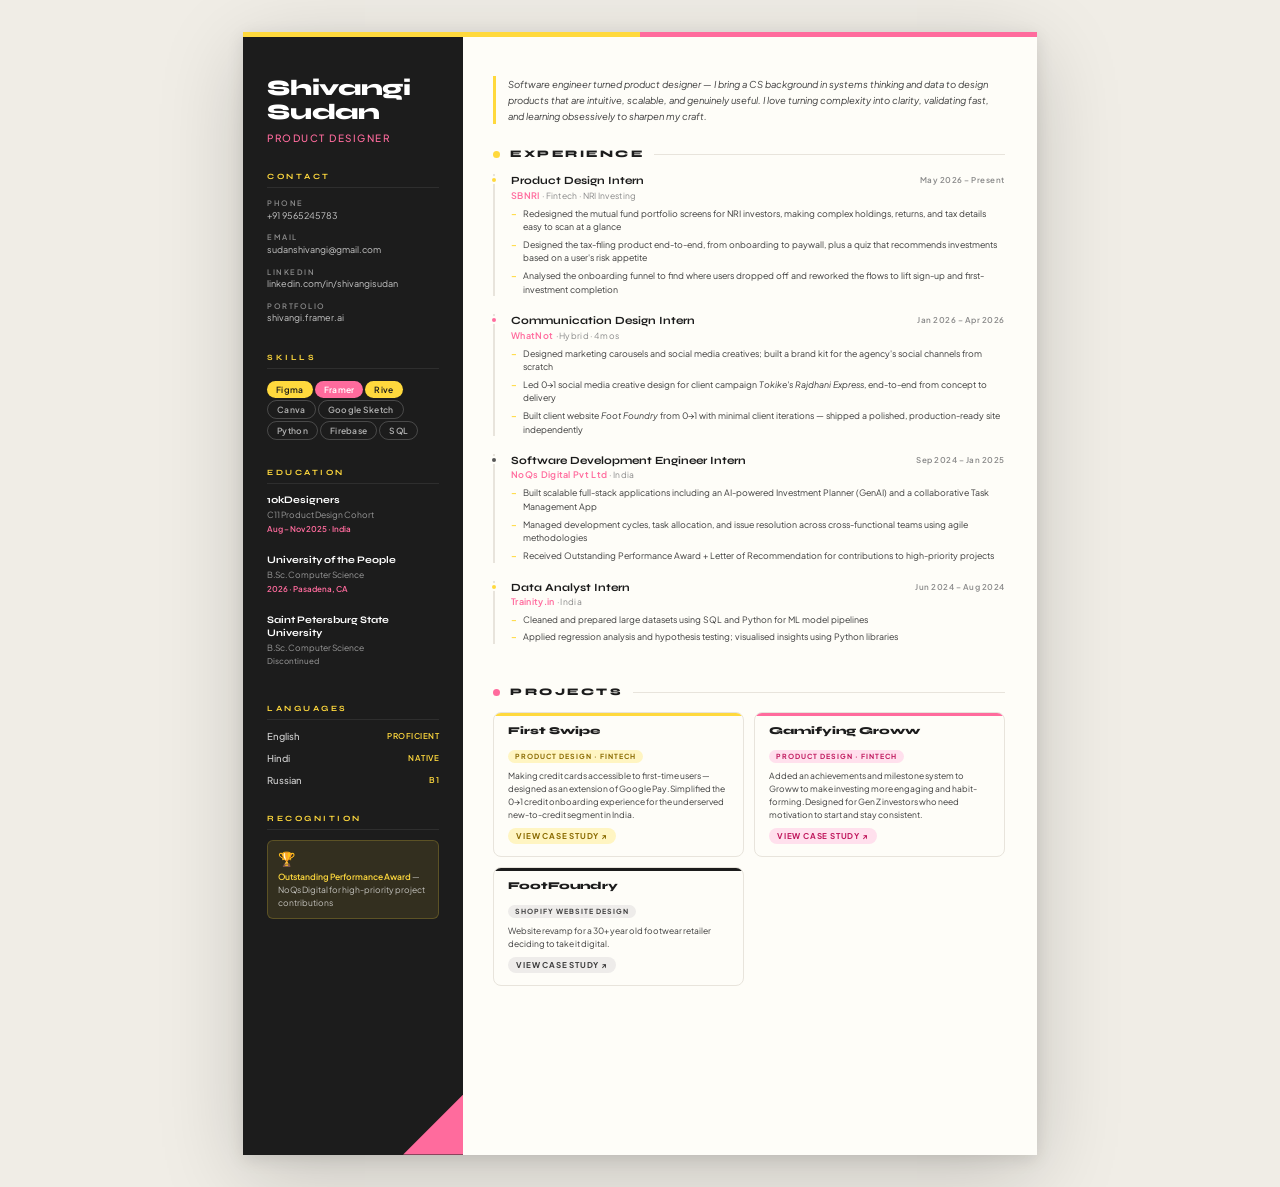
<file: index.html>
<!DOCTYPE html>
<html lang="en">
<head>
<meta charset="UTF-8">
<meta name="viewport" content="width=device-width, initial-scale=1.0">
<title>Shivangi Sudan — Product Designer</title>
<link href="https://fonts.googleapis.com/css2?family=Syne:wght@400;500;600;700;800&family=Plus+Jakarta+Sans:ital,wght@0,300;0,400;0,500;0,600;1,300;1,400&display=swap" rel="stylesheet">
<style>
  :root {
    --yellow: #FFD93D;
    --yellow-light: #FFF5C2;
    --pink: #FF6B9D;
    --pink-light: #FFE0ED;
    --cream: #FEFDF8;
    --dark: #1C1C1C;
    --mid: #3D3D3D;
    --muted: #8A8A8A;
    --border: #E8E4DC;
  }

  * { margin: 0; padding: 0; box-sizing: border-box; }

  body {
    background: #F0EDE6;
    font-family: 'Plus Jakarta Sans', sans-serif;
    color: var(--dark);
    display: flex;
    justify-content: center;
    align-items: flex-start;
    min-height: 100vh;
    padding: 32px 16px;
  }

  .page {
    width: 210mm;
    min-height: 297mm;
    background: var(--cream);
    display: grid;
    grid-template-columns: 220px 1fr;
    grid-auto-rows: 1fr;
    box-shadow: 0 20px 80px rgba(0,0,0,0.18), 0 4px 16px rgba(0,0,0,0.1);
    position: relative;
    overflow: hidden;
  }

  /* Decorative top bar */
  .page::before {
    content: '';
    position: absolute;
    top: 0; left: 0; right: 0;
    height: 5px;
    background: linear-gradient(90deg, var(--yellow) 0%, var(--yellow) 50%, var(--pink) 50%, var(--pink) 100%);
    z-index: 10;
  }

  /* ─── LEFT SIDEBAR ─── */
  .sidebar {
    background: var(--dark);
    padding: 44px 24px 80px;
    display: flex;
    flex-direction: column;
    gap: 28px;
    position: relative;
    align-self: stretch;
  }

  .sidebar::after {
    content: '';
    position: absolute;
    bottom: 0; right: 0;
    width: 60px; height: 60px;
    background: var(--pink);
    clip-path: polygon(100% 0, 100% 100%, 0 100%);
  }

  .name-block h1 {
    font-family: 'Syne', sans-serif;
    font-size: 22px;
    font-weight: 800;
    color: #ffffff;
    line-height: 1.1;
    letter-spacing: -0.3px;
  }

  .name-block .title {
    font-size: 10px;
    font-weight: 500;
    color: var(--pink);
    letter-spacing: 1.5px;
    text-transform: uppercase;
    margin-top: 8px;
  }

  .sidebar-section {
    display: flex;
    flex-direction: column;
    gap: 10px;
  }

  .sidebar-section-title {
    font-family: 'Syne', sans-serif;
    font-size: 8px;
    font-weight: 700;
    letter-spacing: 2.5px;
    text-transform: uppercase;
    color: var(--yellow);
    padding-bottom: 6px;
    border-bottom: 1px solid rgba(255,255,255,0.08);
  }

  .contact-item {
    display: flex;
    flex-direction: column;
    gap: 1px;
  }

  .contact-item .clabel {
    font-size: 7.5px;
    font-weight: 600;
    text-transform: uppercase;
    letter-spacing: 1.5px;
    color: var(--muted);
  }

  .contact-item a,
  .contact-item span {
    font-size: 9px;
    color: rgba(255,255,255,0.75);
    text-decoration: none;
    word-break: break-all;
    line-height: 1.4;
  }

  .contact-item a:hover { color: var(--yellow); }

  /* Skills */
  .skill-tag {
    display: inline-block;
    font-size: 8.5px;
    font-weight: 600;
    padding: 3px 9px;
    border-radius: 20px;
    margin: 2px 2px 0 0;
    letter-spacing: 0.3px;
  }

  .skill-tag.yellow { background: var(--yellow); color: var(--dark); }
  .skill-tag.pink { background: var(--pink); color: #fff; }
  .skill-tag.outline { border: 1px solid rgba(255,255,255,0.2); color: rgba(255,255,255,0.65); }

  .skills-wrap { display: flex; flex-wrap: wrap; gap: 0; }

  /* Education */
  .edu-item { margin-bottom: 10px; }
  .edu-school {
    font-family: 'Syne', sans-serif;
    font-size: 10px;
    font-weight: 700;
    color: #fff;
    line-height: 1.3;
  }
  .edu-deg {
    font-size: 8.5px;
    color: rgba(255,255,255,0.55);
    margin-top: 2px;
    line-height: 1.4;
  }
  .edu-year {
    font-size: 8px;
    color: var(--pink);
    margin-top: 3px;
    font-weight: 600;
    display: flex;
    align-items: center;
    gap: 5px;
    flex-wrap: wrap;
  }

  .edu-badge {
    display: inline-block;
    font-size: 7px;
    font-weight: 700;
    letter-spacing: 1px;
    text-transform: uppercase;
    background: rgba(255,107,157,0.15);
    color: var(--pink);
    padding: 1px 6px;
    border-radius: 20px;
  }

  /* Language */
  .lang-item {
    display: flex;
    align-items: center;
    justify-content: space-between;
  }
  .lang-name { font-size: 9.5px; color: rgba(255,255,255,0.8); font-weight: 500; }
  .lang-level {
    font-size: 8px;
    color: var(--yellow);
    font-weight: 600;
    letter-spacing: 0.5px;
    text-transform: uppercase;
  }

  /* Achievement */
  .achievement {
    background: rgba(255,217,61,0.1);
    border: 1px solid rgba(255,217,61,0.2);
    border-radius: 6px;
    padding: 8px 10px;
  }
  .achievement .award-icon { font-size: 14px; margin-bottom: 4px; display: block; }
  .achievement p {
    font-size: 8.5px;
    color: rgba(255,255,255,0.7);
    line-height: 1.5;
  }
  .achievement p strong { color: var(--yellow); font-weight: 600; }

  /* ─── MAIN CONTENT ─── */
  .main {
    padding: 44px 32px 40px 30px;
    display: flex;
    flex-direction: column;
    gap: 24px;
  }

  /* About */
  .about-text {
    font-size: 9.5px;
    line-height: 1.7;
    color: var(--mid);
    font-weight: 400;
    font-style: italic;
    border-left: 3px solid var(--yellow);
    padding-left: 12px;
  }

  /* Section headers */
  .section-header {
    display: flex;
    align-items: center;
    gap: 10px;
    margin-bottom: 14px;
  }

  .section-title {
    font-family: 'Syne', sans-serif;
    font-size: 10px;
    font-weight: 800;
    letter-spacing: 2.5px;
    text-transform: uppercase;
    color: var(--dark);
  }

  .section-line {
    flex: 1;
    height: 1px;
    background: var(--border);
  }

  .section-dot {
    width: 7px; height: 7px;
    border-radius: 50%;
    flex-shrink: 0;
  }
  .section-dot.yellow { background: var(--yellow); }
  .section-dot.pink { background: var(--pink); }

  /* Experience */
  .exp-item {
    margin-bottom: 18px;
    padding-left: 16px;
    border-left: 2px solid var(--border);
    position: relative;
  }

  .exp-item::before {
    content: '';
    position: absolute;
    left: -5px;
    top: 2px;
    width: 8px; height: 8px;
    border-radius: 50%;
    background: var(--yellow);
    border: 2px solid var(--cream);
    box-sizing: border-box;
  }

  .exp-item::before { background: var(--yellow); }
  .exp-item.dot-pink::before { background: var(--pink); }
  .exp-item.dot-dark::before { background: #555; }

  .exp-top {
    display: flex;
    justify-content: space-between;
    align-items: flex-start;
    gap: 8px;
    margin-bottom: 2px;
  }

  .exp-role {
    font-family: 'Syne', sans-serif;
    font-size: 11px;
    font-weight: 700;
    color: var(--dark);
    line-height: 1.2;
  }

  .exp-date {
    font-size: 8px;
    font-weight: 600;
    color: var(--muted);
    letter-spacing: 0.5px;
    white-space: nowrap;
    padding-top: 1px;
  }

  .exp-company {
    font-size: 9px;
    color: var(--pink);
    font-weight: 600;
    margin-bottom: 6px;
    letter-spacing: 0.3px;
  }

  .exp-company span {
    color: var(--muted);
    font-weight: 400;
    font-size: 8.5px;
  }

  .exp-bullets {
    list-style: none;
    display: flex;
    flex-direction: column;
    gap: 4px;
  }

  .exp-bullets li {
    font-size: 8.8px;
    color: var(--mid);
    line-height: 1.55;
    padding-left: 12px;
    position: relative;
  }

  .exp-bullets li::before {
    content: '–';
    position: absolute;
    left: 0;
    top: 0;
    color: var(--yellow);
    font-weight: 700;
    line-height: 1.55;
  }

  /* Projects */
  .projects-grid {
    display: grid;
    grid-template-columns: 1fr 1fr;
    gap: 10px;
    align-items: start;
  }

  .project-card {
    border: 1.5px solid var(--border);
    border-radius: 8px;
    padding: 12px 14px;
    position: relative;
    overflow: hidden;
    background: var(--cream);
    transition: border-color 0.2s;
  }

  .project-card::before {
    content: '';
    position: absolute;
    top: 0; left: 0; right: 0;
    height: 3px;
  }

  .project-card.card-yellow::before { background: var(--yellow); }
  .project-card.card-pink::before { background: var(--pink); }
  .project-card.card-dark::before { background: var(--dark); }

  .project-name {
    font-family: 'Syne', sans-serif;
    font-size: 10.5px;
    font-weight: 800;
    color: var(--dark);
    margin-bottom: 4px;
    line-height: 1.2;
  }

  .project-tag {
    display: inline-block;
    font-size: 7px;
    font-weight: 700;
    letter-spacing: 1px;
    text-transform: uppercase;
    padding: 2px 7px;
    border-radius: 20px;
    margin-bottom: 6px;
  }

  .project-tag.yellow { background: var(--yellow-light); color: #8A6A00; }
  .project-tag.pink { background: var(--pink-light); color: #C0185D; }
  .project-tag.dark { background: #EEECEA; color: var(--mid); }

  .project-desc {
    font-size: 8.5px;
    color: var(--mid);
    line-height: 1.55;
  }

  .project-link {
    display: inline-flex;
    align-items: center;
    gap: 4px;
    font-size: 8px;
    font-weight: 700;
    letter-spacing: 0.8px;
    text-transform: uppercase;
    text-decoration: none;
    margin-top: 7px;
    padding: 3px 8px;
    border-radius: 20px;
    transition: opacity 0.15s;
  }
  .project-link:hover { opacity: 0.75; }
  .project-link.yellow { background: var(--yellow-light); color: #8A6A00; }
  .project-link.pink { background: var(--pink-light); color: #C0185D; }
  .project-link.dark { background: #EEECEA; color: var(--mid); }

  @media print {
    body { background: none; padding: 0; }
    .page { box-shadow: none; width: 100%; min-height: 100vh; }
  }
</style>
</head>
<body>
<div class="page">

  <!-- ─── SIDEBAR ─── -->
  <aside class="sidebar">

    <div class="name-block">
      <h1>Shivangi<br>Sudan</h1>
      <p class="title">Product Designer</p>
    </div>

    <div class="sidebar-section">
      <p class="sidebar-section-title">Contact</p>
      <div class="contact-item">
        <span class="clabel">Phone</span>
        <span>+91 9565245783</span>
      </div>
      <div class="contact-item">
        <span class="clabel">Email</span>
        <a href="mailto:sudanshivangi@gmail.com">sudanshivangi@gmail.com</a>
      </div>
      <div class="contact-item">
        <span class="clabel">LinkedIn</span>
        <a href="https://linkedin.com/in/shivangisudan">linkedin.com/in/shivangisudan</a>
      </div>
      <div class="contact-item">
        <span class="clabel">Portfolio</span>
        <a href="https://shivangi.framer.ai">shivangi.framer.ai</a>
      </div>
    </div>

    <div class="sidebar-section">
      <p class="sidebar-section-title">Skills</p>
      <div class="skills-wrap">
        <span class="skill-tag yellow">Figma</span>
        <span class="skill-tag pink">Framer</span>
        <span class="skill-tag yellow">Rive</span>
        <span class="skill-tag outline">Canva</span>
        <span class="skill-tag outline">Google Sketch</span>
        <span class="skill-tag outline">Python</span>
        <span class="skill-tag outline">Firebase</span>
        <span class="skill-tag outline">SQL</span>
      </div>
    </div>

    <div class="sidebar-section">
      <p class="sidebar-section-title">Education</p>
      <div class="edu-item">
        <p class="edu-school">10kDesigners</p>
        <p class="edu-deg">C11 Product Design Cohort</p>
        <p class="edu-year">Aug – Nov 2025 · India</p>
      </div>
      <div class="edu-item">
        <p class="edu-school">University of the People</p>
        <p class="edu-deg">B.Sc. Computer Science</p>
        <p class="edu-year">2026 · Pasadena, CA</p>
      </div>
      <div class="edu-item">
        <p class="edu-school">Saint Petersburg State University</p>
        <p class="edu-deg">B.Sc. Computer Science</p>
        <p class="edu-year" style="color:var(--muted);font-weight:500;">Discontinued</p>
      </div>
    </div>

    <div class="sidebar-section">
      <p class="sidebar-section-title">Languages</p>
      <div class="lang-item">
        <span class="lang-name">English</span>
        <span class="lang-level">Proficient</span>
      </div>
      <div class="lang-item">
        <span class="lang-name">Hindi</span>
        <span class="lang-level">Native</span>
      </div>
      <div class="lang-item">
        <span class="lang-name">Russian</span>
        <span class="lang-level">B1</span>
      </div>
    </div>

    <div class="sidebar-section">
      <p class="sidebar-section-title">Recognition</p>
      <div class="achievement">
        <span class="award-icon">🏆</span>
        <p><strong>Outstanding Performance Award</strong> — NoQs Digital for high-priority project contributions</p>
      </div>
    </div>

  </aside>

  <!-- ─── MAIN ─── -->
  <main class="main">

    <!-- About -->
    <p class="about-text">
      Software engineer turned product designer — I bring a CS background in systems thinking and data to design products that are intuitive, scalable, and genuinely useful. I love turning complexity into clarity, validating fast, and learning obsessively to sharpen my craft.
    </p>

    <!-- Experience -->
    <section>
      <div class="section-header">
        <div class="section-dot yellow"></div>
        <span class="section-title">Experience</span>
        <div class="section-line"></div>
      </div>

      <!-- SBNRI -->
      <div class="exp-item">
        <div class="exp-top">
          <p class="exp-role">Product Design Intern</p>
          <span class="exp-date">May 2026 – Present</span>
        </div>
        <p class="exp-company">SBNRI <span>· Fintech · NRI Investing</span></p>
        <ul class="exp-bullets">
          <li>Redesigned the mutual fund portfolio screens for NRI investors, making complex holdings, returns, and tax details easy to scan at a glance</li>
          <li>Designed the tax-filing product end-to-end, from onboarding to paywall, plus a quiz that recommends investments based on a user's risk appetite</li>
          <li>Analysed the onboarding funnel to find where users dropped off and reworked the flows to lift sign-up and first-investment completion</li>
        </ul>
      </div>

      <!-- WhatNot -->
      <div class="exp-item dot-pink">
        <div class="exp-top">
          <p class="exp-role">Communication Design Intern</p>
          <span class="exp-date">Jan 2026 – Apr 2026</span>
        </div>
        <p class="exp-company">WhatNot <span>· Hybrid · 4 mos</span></p>
        <ul class="exp-bullets">
          <li>Designed marketing carousels and social media creatives; built a brand kit for the agency's social channels from scratch</li>
          <li>Led 0→1 social media creative design for client campaign <em>Tokike's Rajdhani Express</em>, end-to-end from concept to delivery</li>
          <li>Built client website <em>Foot Foundry</em> from 0→1 with minimal client iterations — shipped a polished, production-ready site independently</li>
        </ul>
      </div>

      <!-- NoQs Digital -->
      <div class="exp-item dot-dark">
        <div class="exp-top">
          <p class="exp-role">Software Development Engineer Intern</p>
          <span class="exp-date">Sep 2024 – Jan 2025</span>
        </div>
        <p class="exp-company">NoQs Digital Pvt Ltd <span>· India</span></p>
        <ul class="exp-bullets">
          <li>Built scalable full-stack applications including an AI-powered Investment Planner (GenAI) and a collaborative Task Management App</li>
          <li>Managed development cycles, task allocation, and issue resolution across cross-functional teams using agile methodologies</li>
          <li>Received Outstanding Performance Award + Letter of Recommendation for contributions to high-priority projects</li>
        </ul>
      </div>

      <!-- Trainity -->
      <div class="exp-item">
        <div class="exp-top">
          <p class="exp-role">Data Analyst Intern</p>
          <span class="exp-date">Jun 2024 – Aug 2024</span>
        </div>
        <p class="exp-company">Trainity.in <span>· India</span></p>
        <ul class="exp-bullets">
          <li>Cleaned and prepared large datasets using SQL and Python for ML model pipelines</li>
          <li>Applied regression analysis and hypothesis testing; visualised insights using Python libraries</li>
        </ul>
      </div>
    </section>

    <!-- Projects -->
    <section>
      <div class="section-header">
        <div class="section-dot pink"></div>
        <span class="section-title">Projects</span>
        <div class="section-line"></div>
      </div>

      <div class="projects-grid">

        <div class="project-card card-yellow">
          <p class="project-name">First Swipe</p>
          <span class="project-tag yellow">Product Design · Fintech</span>
          <p class="project-desc">Making credit cards accessible to first-time users — designed as an extension of Google Pay. Simplified the 0→1 credit onboarding experience for the underserved new-to-credit segment in India.</p>
          <a href="https://drive.google.com/file/d/1imkE_wYmApk-ZIz8oQzLApI8McLFT1Td/view?usp=drive_link" target="_blank" class="project-link yellow">View Case Study ↗</a>
        </div>

        <div class="project-card card-pink">
          <p class="project-name">Gamifying Groww</p>
          <span class="project-tag pink">Product Design · Fintech</span>
          <p class="project-desc">Added an achievements and milestone system to Groww to make investing more engaging and habit-forming. Designed for Gen Z investors who need motivation to start and stay consistent.</p>
          <a href="https://gamifying-groww.vercel.app/" target="_blank" class="project-link pink">View Case Study ↗</a>
        </div>

        <div class="project-card card-dark">
          <p class="project-name">FootFoundry</p>
          <span class="project-tag dark">Shopify Website Design</span>
          <p class="project-desc">Website revamp for a 30+ year old footwear retailer deciding to take it digital. </p>
          <a href="https://footfoundry-casestudy.vercel.app" target="_blank" class="project-link dark">View Case Study ↗</a>
        </div>

      </div>
    </section>

  </main>

</div>
</body>
</html>
</file>
